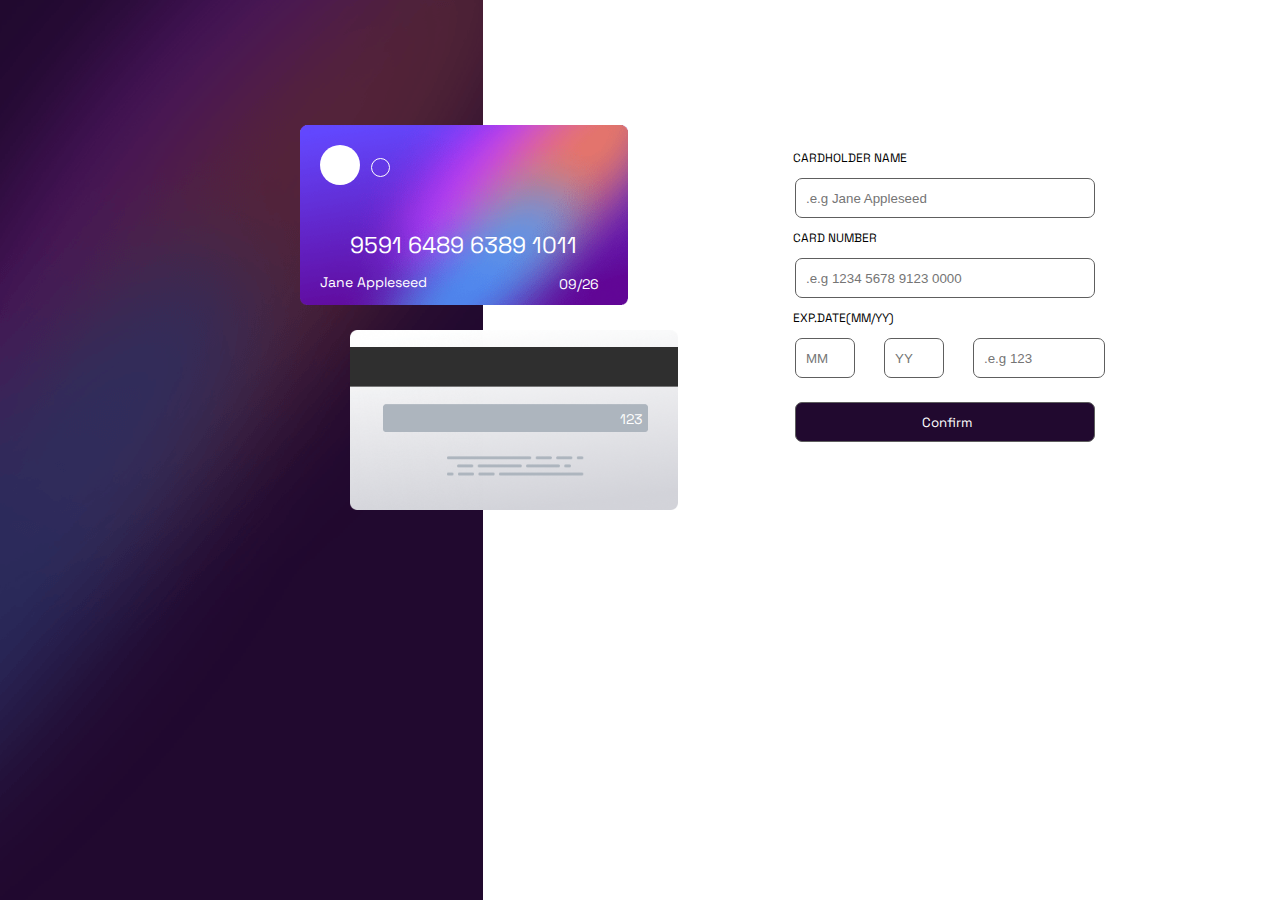
<file: index.html>
<html lang="en">
<head>
    <meta charset="UTF-8">
    <!-- <meta name="color-scheme" content="dark"> -->
    <meta http-equiv="X-UA-Compatible" content="IE=edge">
    <meta name="viewport" content="width=device-width, initial-scale=1.0">
    <title>interactive-card-details-form-main</title>
    <link rel="shortcut icon" href="/favicon-32x32.png" type="image/x-icon">
    <link rel="stylesheet" href="style.css">
    <link href="https://fonts.googleapis.com/css2?family=Space+Grotesk:wght@500&display=swap" rel="stylesheet">
</head>
<body>
  <!--  -->
   <div class="main-container">
        <img src="/bg-main-desktop.png" alt="" class="img1">
        <img src="/bg-card-front.png" alt="card" class="img2"><br>
        <div class="empty-div"></div>
        <div class="empty-div2"></div>
        <div class="number-div">9591 6489 6389 1011</div>
        <div class="name-div">Jane Appleseed</div>
        <div class="number-div2">09/26</div>
        <img src="/bg-card-back.png" alt="" class="img3"> 
        <div class="number">123</div> 
    <div class="container2">
      <div class="form">
        <form name="form" action="/action_page.php"  method="post">
            <label for="Card holder">CARDHOLDER NAME</label><br>
            <input type="text" name="cardholder" id="cardholder" oninput="val2(this.value)" placeholder=".e.g Jane Appleseed" required><br>
            <label for="Card Number">CARD NUMBER</label><br>
            <input type="text" name="cardnumber" id="cardnumber" oninput="val(this.value)" placeholder=".e.g 1234 5678 9123 0000" required><br> 
            <label for="exp date">EXP.DATE(MM/YY)</label><br>
            <input type="text" name="exp.date" id="expdate" placeholder="MM" required>
            <input type="text" name="exp.date" id="expdate" placeholder="YY" required>
            <input type="text" name="cvc" id="cvc" placeholder=".e.g 123" required><br>
            <input type="submit" value="Confirm" class="btn">
        </form>
      </div>
    </div>
   </div> 
   <script src="script.js"></script>
</body>
</html>
</file>
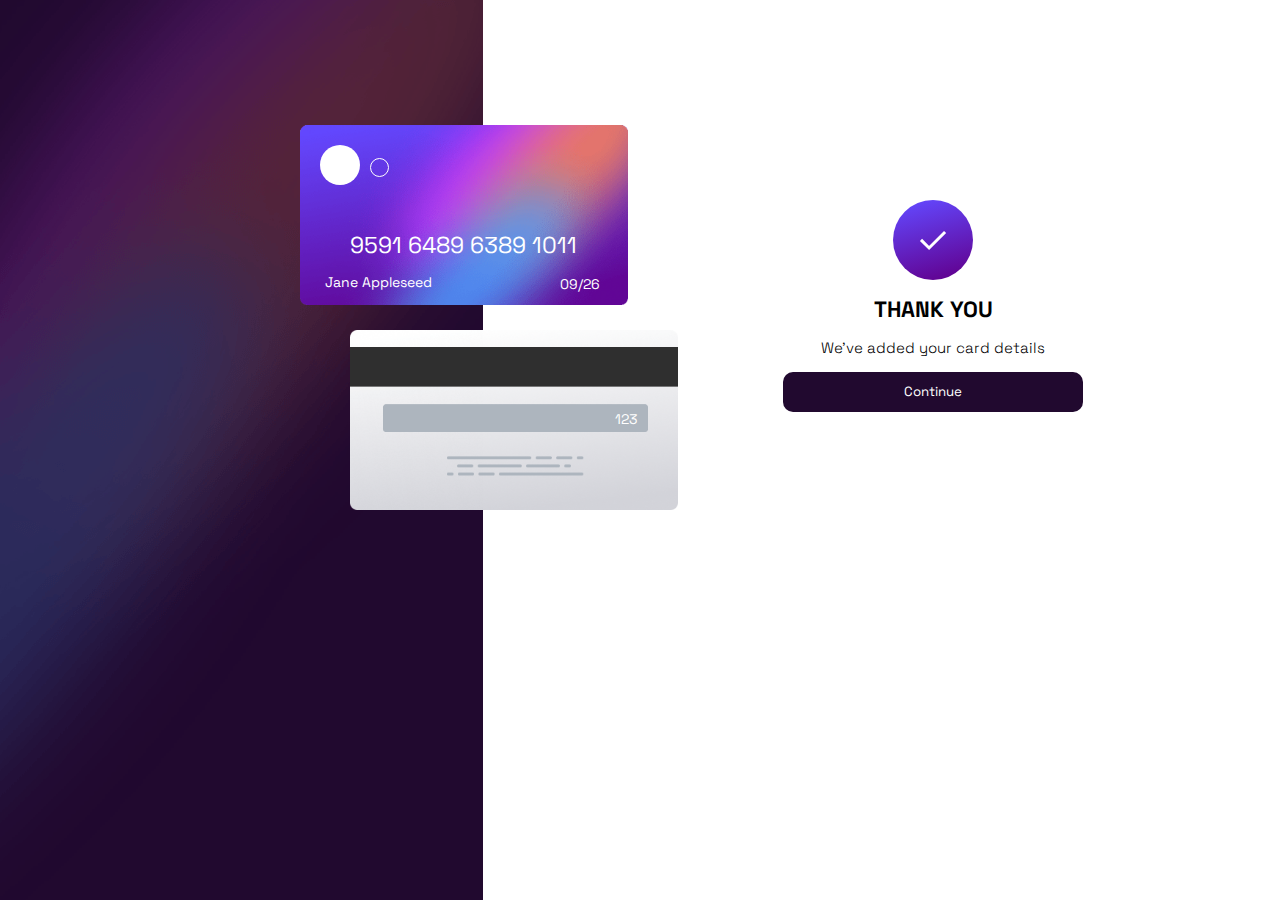
<file: page2.html>
<html lang="en">
<head>
    <meta charset="UTF-8">
    <meta http-equiv="X-UA-Compatible" content="IE=edge">
    <meta name="viewport" content="width=device-width, initial-scale=1.0">
    <title>interactive-card-details-form-main</title>
    <link rel="stylesheet" href="page2.css">
    <link rel="shortcut icon" href="/favicon-32x32.png" type="image/x-icon">
    <link href="https://fonts.googleapis.com/css2?family=Space+Grotesk:wght@500&display=swap" rel="stylesheet">
</head>
<body>
    <div class="main-container">
      <img src="/bg-main-desktop.png" alt="" class="img1">
      <div class="image-positioning">
        <img src="/bg-card-front.png" alt="" class="img2">
        <div class="empty-div"></div>
        <div class="empty-div2"></div>
        <div class="number-div">9591 6489 6389 1011</div>
        <div class="name-div">Jane Appleseed</div>
        <div class="number-div2">09/26</div>
        <img src="/bg-card-back.png" alt="" class="img3">
        <div class="number">123</div>
      </div>
      <div class="container2">
        <div class="child-container">
         <img src="/icon-complete.svg" alt="">
         <h1>THANK YOU</h1>
         <p>We've added your card details</p>
         <input type="button" value="Continue" class="btn">
         </div>
      </div>
    </div>
</body>
</html>
</file>
<file: style.css>
body{
    padding: 0px;
    margin: 0px;
    /* border: 1px solid red; */
    font-size: 18px;
    font-family: "Space Grotesk";
}

.main-container{
    display: flex;
    /* border: 1px solid red; */
}

.img1{
    max-width: 100%;
    height: auto;
}

.form{
    padding-left: 300px;
    padding-top: 150px;
}

input{
    width: 300px;
    height: 40px;
    margin: 12px;
    border: 1px solid #5e5e5e;
    border-radius: 7px;
    padding-left: 10px;
}

input:focus{
    outline: none;
}

label{
    font-size: 12px;
    padding-left: 10px;
}

#expdate{
    width: 60px;
}

.btn{
    background:  hsl(278, 68%, 11%);
    color: #ffffff;
    cursor: pointer;
    font-family: "Space Grotesk";
    
}

#cvc{
    width: 132px;
}

.image1 {
    position: relative;
    top: 0;
    left: 0;
    border: 1px red solid;
}


.img2 {
    position: absolute;
    top: 125;
    left: 300px;
    height: 180px;
    /* border: 1px green solid; */
}

.img3{
    height: 180px;
    position: absolute;
    top: 330;
    left: 300px;
    padding-left: 50px;
}

.empty-div{
    position: absolute;
    text-align: center;
    width: 40px;
    height: 40px;
    top : 145px;
    margin-left: 320px;
    border-radius: 50%;
    background: #ffffff;
}

.empty-div2{
    position: absolute;
    text-align: center;
    width: 17px;
    height: 17px;
    top : 158px;
    margin-left: 371px;
    border-radius: 50%;
    border: 1px solid #ffffff;
}

.number-div{
    position: absolute;
    text-align: center;
    top: 160px;
    margin-left: 350px;
    margin-top: 70px;
    color: #ffffff;
    font-size: 23px;
}

.name-div{
    position: absolute;
    text-align: center;
    top: 160px;
    margin-left: 320px;
    margin-top: 113px;
    color: #ffffff;
    font-size: 14px;
}

.number-div2{
    position: absolute;
    text-align: center;
    top: 160px;
    margin-left: 559px;
    margin-top: 115px;
    color: #ffffff;
    font-size: 14px;
}

.number{
    position: absolute;
    text-align: center;
    top: 340px;
    margin-left: 620px;
    margin-top: 70px;
    color: #ffffff;
    font-size: 14px;
}


@media  screen and (max-width: 768px) {
    .main-container{
        flex-direction: column;
    }

    .img1{
        height: 375px;
    }
}
</file>
<file: page2.css>
body{
    padding: 0px;
    margin: 0px;
    /* border: 1px solid red; */
    font-size: 11px;
    font-family: "Space Grotesk";
}

p{
    font-size: 15px;
    font-weight: 50;
}

.main-container{
    display: flex;
    /* border: 1px solid red; */
}

input{
    width: 300px;
    height: 40px;
    background:  hsl(278, 68%, 11%);
    color: #ffffff;
}

input:focus{
    outline: none;
}

label{
    font-size: 15px;
}

.child-container{
    text-align: center;
    padding-left: 300px;
    padding-top: 200px;
}

.btn{
    border: none;
    border-radius: 10px;
    cursor: pointer;
    font-family: "Space Grotesk";
}

.btn:focus{
    outline: none;
}

.image1 {
    position: relative;
    top: 0;
    left: 0;
    border: 1px red solid;
}

.img2 {
    position: absolute;
    top: 125;
    left: 300px;
    height: 180px;
    /* border: 1px green solid; */
}

.img3{
    height: 180px;
    position: absolute;
    top: 330;
    left: 300px;
    padding-left: 50px;
}

.empty-div{
    position: absolute;
    text-align: center;
    width: 40px;
    height: 40px;
    top : 145px;
    left: 320;
    border-radius: 50%;
    background: #ffffff;
}

.empty-div2{
    position: absolute;
    text-align: center;
    width: 17px;
    height: 17px;
    top : 158px;
    left: 370;
    border-radius: 50%;
    border: 1px solid #ffffff;
}

.number-div{
    position: absolute;
    text-align: center;
    top: 160px;
    left: 350;
    margin-top: 70px;
    color: #ffffff;
    font-size: 23px;
}

.name-div{
    position: absolute;
    text-align: center;
    top: 160px;
    left: 325;
    margin-top: 113px;
    color: #ffffff;
    font-size: 14px;
}

.number-div2{
    position: absolute;
    text-align: center;
    top: 160px;
    left: 560;
    margin-top: 115px;
    color: #ffffff;
    font-size: 14px;
}

.number{
    position: absolute;
    text-align: center;
    top: 340px;
    left: 615;
    margin-right: 300px;
    margin-top: 70px;
    color: #ffffff;
    font-size: 14px;
}

@media  screen and (max-width: 768px) {
    .main-container{
        flex-direction: column;
    }

    .img1{
        height: 375px;
    }
}
</file>
